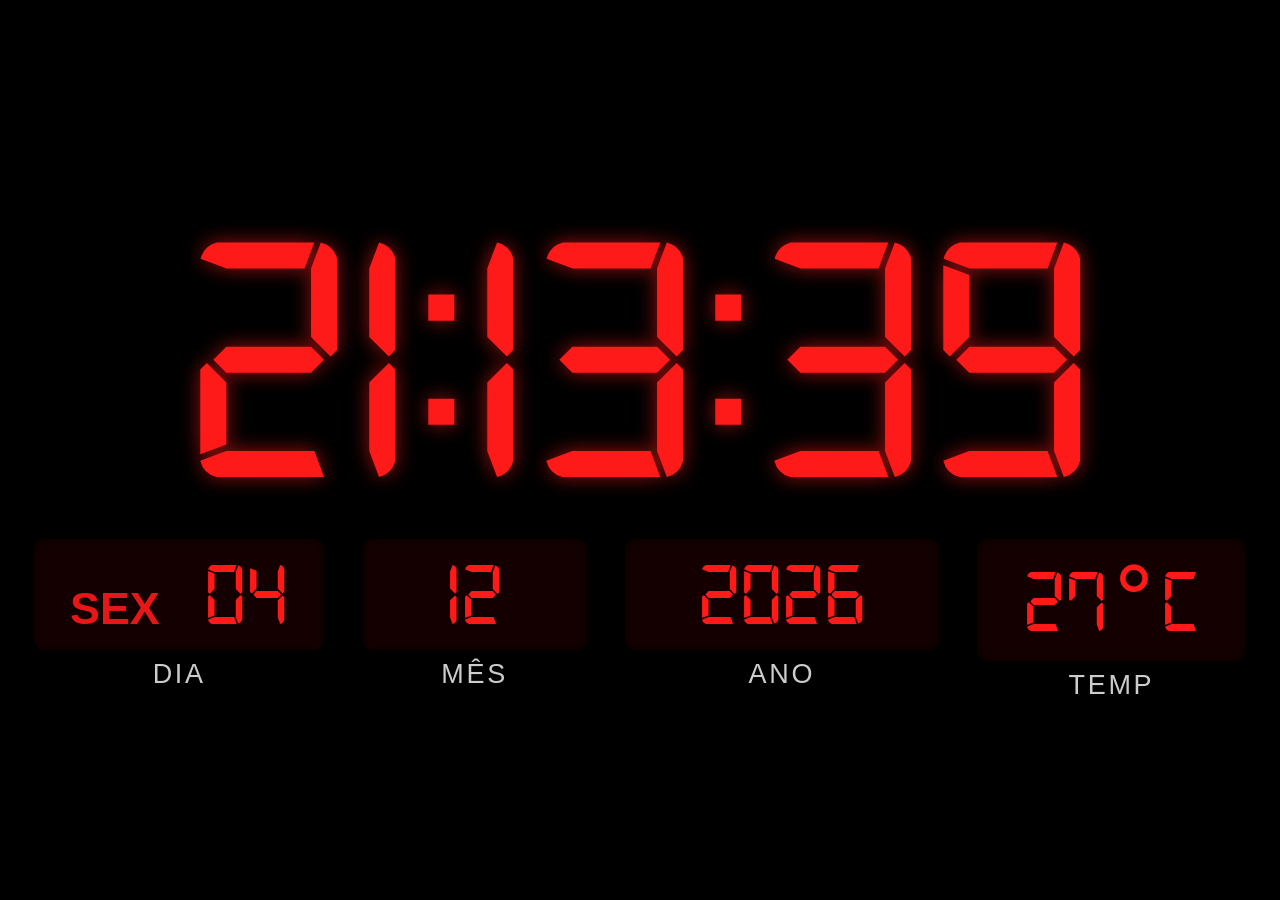
<file: index.html>
<!DOCTYPE html>
<html lang="pt-br">
<head>
    <meta charset="UTF-8">
    <meta name="viewport" content="width=device-width, initial-scale=1.0">
    <title>Relógio Digital</title>
    <link rel="stylesheet" href="style.css">
</head>
<body>

<div class="container">

    <!-- HORA DIGITAL -->
    <div id="hora">00:00:00</div>

    <!-- DIA / MÊS / ANO / TEMP -->
    <div class="bottom-row">

        <!-- SEMANA + DIA NO MESMO BLOCO -->
        <div class="date-group">
            <div class="date-box" id="semana-dia">
                <span class="semana-text" id="semana">SEG</span>
                <span class="dia-num" id="dia">00</span>
            </div>
            <div class="label">Dia</div>
        </div>

        <div class="date-group">
            <div class="date-box" id="mes">00</div>
            <div class="label">Mês</div>
        </div>

        <div class="date-group">
            <div class="date-box" id="ano">0000</div>
            <div class="label">Ano</div>
        </div>

        <div class="temp-group">
            <div class="date-box" id="temp">00°C</div>
            <div class="label">Temp</div>
        </div>

    </div>
</div>

<script src="script.js"></script>
</body>
</html>
</file>
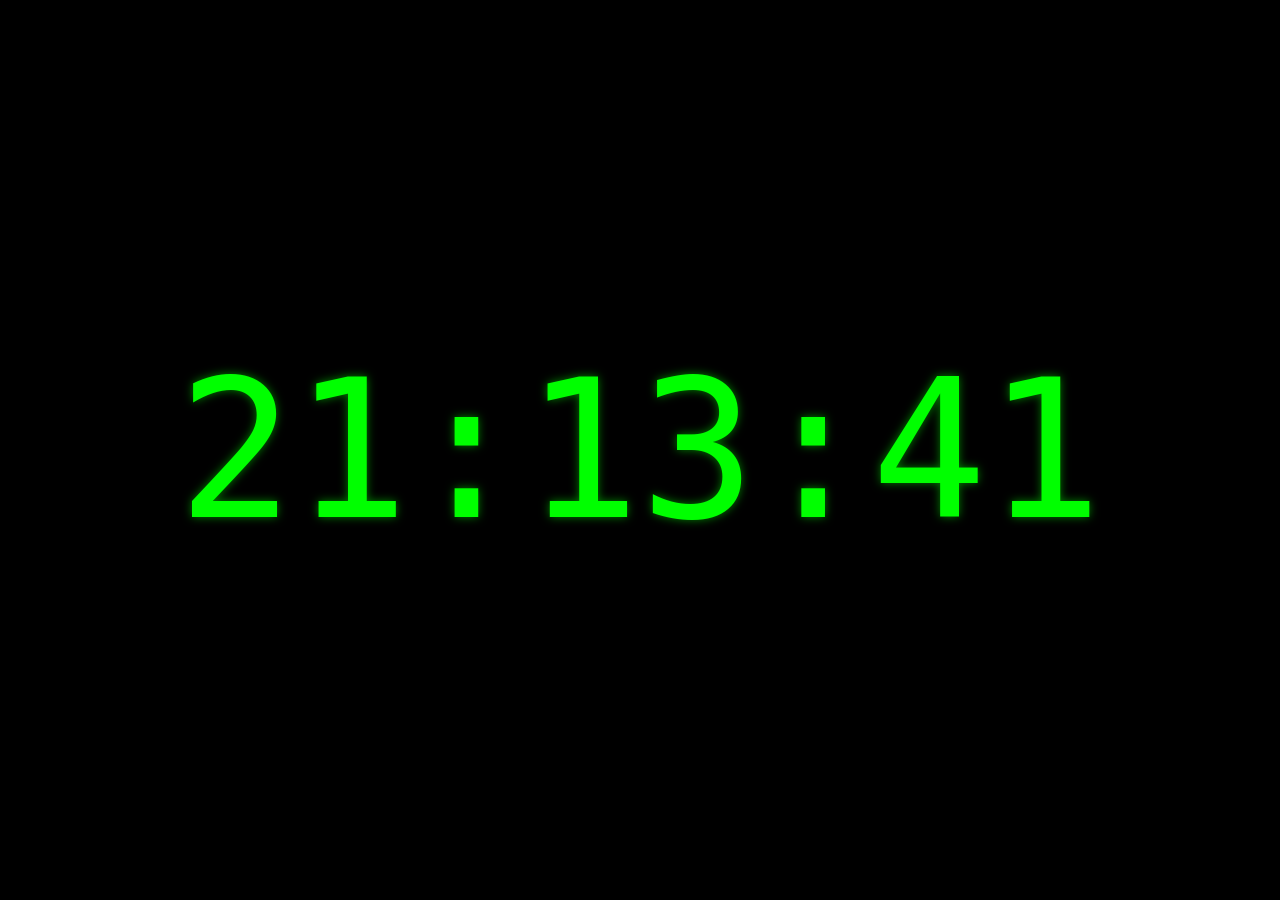
<file: ver-ant/relorio-v1.html>
<!DOCTYPE html>
<html lang="pt-br">
<head>
    <meta charset="UTF-8">
    <title>Relógio de Parede 2012</title>
    <style>
        /* CSS Clássico de 2012 para centralização */
        html, body {
            margin: 0;
            padding: 0;
            height: 100%; /* Garante que o corpo ocupe toda a tela */
            display: table; /* Truque antigo para centralizar verticalmente */
            width: 100%;
            background-color: #000; /* Fundo preto */
        }

        #relogio-container {
            display: table-cell;
            vertical-align: middle; /* Centraliza verticalmente */
            text-align: center; /* Centraliza horizontalmente */
        }

        #relogio {
            font-family: monospace; /* Fonte simples e compatível */
            font-size: 15vw; /* Tamanho da fonte proporcional à largura da tela */
            color: #00FF00; /* Cor verde "Matrix" */
            text-shadow: 0 0 10px rgba(0, 255, 0, 0.5); /* Sombra suave */
            padding: 20px;
        }

        /* Opcional: Para tablets sem tela cheia, garante que não haja scroll */
        body {
            overflow: hidden;
        }
    </style>
</head>
<body>

    <div id="relogio-container">
        <div id="relogio">00:00:00</div>
    </div>

    <script>
        // JavaScript de 2012 (apenas 'var', sem arrow functions ou 'const/let')
        
        function atualizarRelogio() {
            // Usa 'var' para declarar variáveis
            var data = new Date();
            var horas = data.getHours();
            var minutos = data.getMinutes();
            var segundos = data.getSeconds();

            // Função para adicionar zero inicial (se o número for menor que 10)
            function formatarTempo(tempo) {
                // Concatenação de string com '+' (sem template literals)
                return (tempo < 10) ? "0" + tempo : tempo;
            }

            // Formata a hora, minuto e segundo
            horas = formatarTempo(horas);
            minutos = formatarTempo(minutos);
            segundos = formatarTempo(segundos);

            // Monta o texto do relógio
            var tempoCompleto = horas + ":" + minutos + ":" + segundos;

            // Encontra o elemento e atualiza o conteúdo
            var elementoRelogio = document.getElementById("relogio");
            if (elementoRelogio) {
                elementoRelogio.innerHTML = tempoCompleto;
            }
        }

        // Chama a função imediatamente para evitar um 'vazio' inicial
        atualizarRelogio();

        // Configura o intervalo para atualizar o relógio a cada 1 segundo (1000 milissegundos)
        // Isso é o cerne do relógio
        var intervalo = setInterval(atualizarRelogio, 1000);
        
        // Em um projeto real, você precisaria de uma maneira de o usuário sair do modo tela cheia.
        // Como o foco é o tablet antigo, isso não é essencial agora.

    </script>

</body>
</html>
</file>
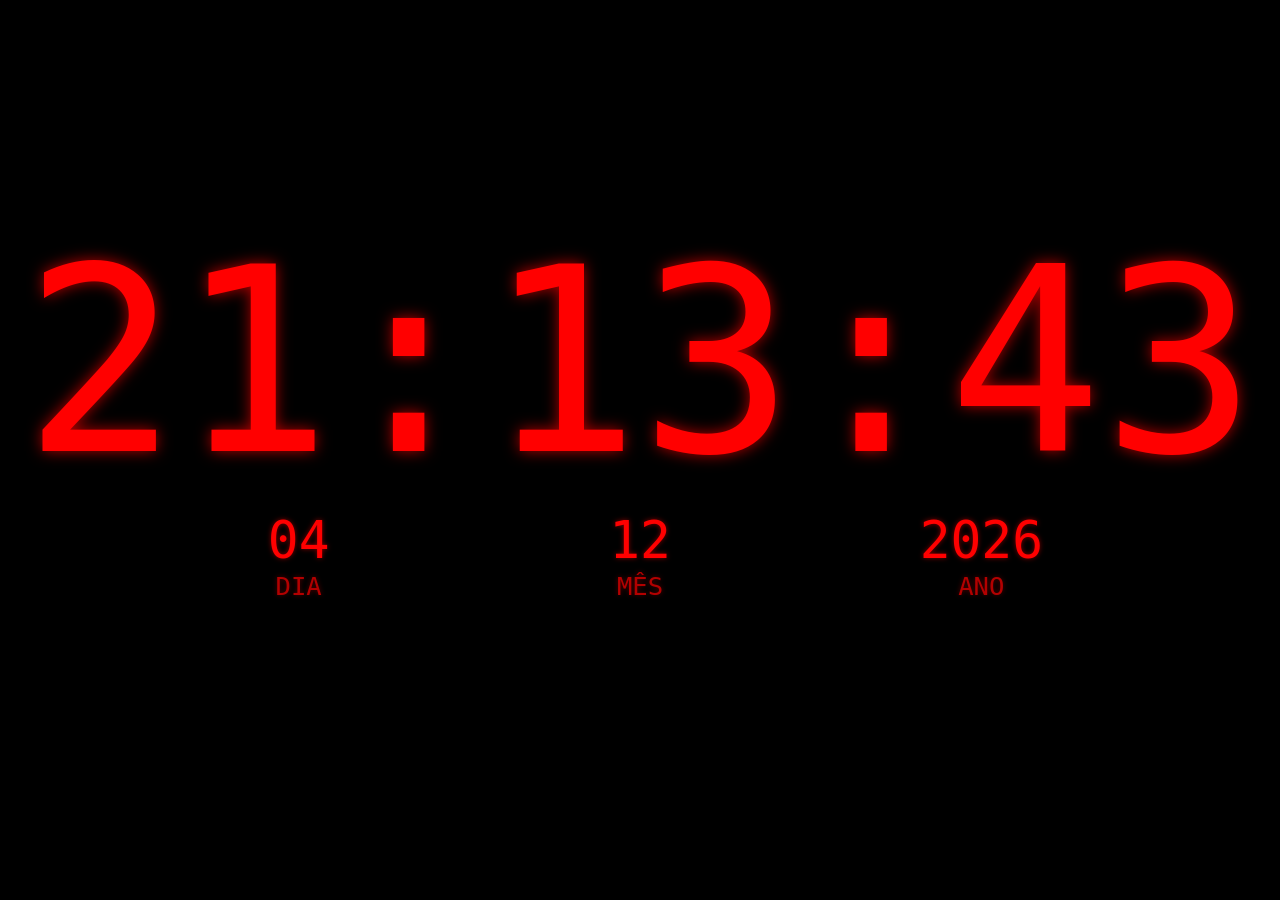
<file: ver-ant/relorio-v2.html>
<!DOCTYPE html>
<html lang="pt-br">
<head>
    <meta charset="UTF-8">
    <title>Relógio Digital V2 - Compatível</title>
    <style>
        /* CSS BÁSICO E COMPATÍVEL (2012) */
        html, body {
            margin: 0;
            padding: 0;
            height: 100%;
            width: 100%;
            background-color: #000;
            font-family: monospace; /* Fonte simples e compatível */
            color: #FF0000; /* Vermelho principal */
            display: table; /* Para centralização vertical */
            overflow: hidden;
        }

        #relogio-geral {
            display: table-cell;
            vertical-align: middle;
            text-align: center;
            padding-bottom: 5%; /* Espaço na parte inferior para a data */
        }

        /* ESTILO DO RELÓGIO PRINCIPAL (HORA) */
        #hora {
            font-size: 20vw; /* Bem grande, proporcional à tela */
            text-shadow: 0 0 15px rgba(255, 0, 0, 0.7); /* Efeito de brilho LED */
            line-height: 1; /* Garante que a linha não fique muito alta */
            margin-bottom: 20px;
        }
        
        /* ESTILO DOS CAMPOS DE DATA E RODAPÉ */
        #data-container {
            width: 80%; /* Ocupa 80% da largura */
            margin: 0 auto; /* Centraliza horizontalmente */
            display: table; /* Para alinhar os campos */
            table-layout: fixed; /* Divide o espaço uniformemente */
            font-size: 4vw;
            line-height: 1.2;
            text-shadow: 0 0 5px rgba(255, 0, 0, 0.5);
        }

        .campo {
            display: table-cell;
            text-align: center;
        }

        .titulo {
            font-size: 2vw; /* Título menor para 'DIA', 'MÊS', etc. */
            opacity: 0.7; /* Suaviza um pouco o texto */
        }
    </style>
</head>
<body>

    <div id="relogio-geral">
        <div id="hora">00:00:00</div>

        <div id="data-container">
            <div class="campo">
                <div id="diaMes">01</div>
                <div class="titulo">DIA</div>
            </div>
            <div class="campo">
                <div id="mesAno">01</div>
                <div class="titulo">MÊS</div>
            </div>
            <div class="campo">
                <div id="anoCompleto">2025</div>
                <div class="titulo">ANO</div>
            </div>
            </div>
    </div>

    <script>
        // JAVASCRIPT LEGADO (2012)
        var diasDaSemana = ["DOM", "SEG", "TER", "QUA", "QUI", "SEX", "SÁB"];
        var meses = ["JAN", "FEV", "MAR", "ABR", "MAI", "JUN", "JUL", "AGO", "SET", "OUT", "NOV", "DEZ"];

        function atualizarRelogio() {
            var data = new Date();
            
            // 1. Lógica da Hora
            var horas = data.getHours();
            var minutos = data.getMinutes();
            var segundos = data.getSeconds();

            function formatarTempo(tempo) {
                return (tempo < 10) ? "0" + tempo : tempo;
            }

            var tempoCompleto = formatarTempo(horas) + ":" + formatarTempo(minutos) + ":" + formatarTempo(segundos);
            document.getElementById("hora").innerHTML = tempoCompleto;

            // 2. Lógica da Data
            var dia = data.getDate();
            var mesIndex = data.getMonth();
            var ano = data.getFullYear();
            
            // Atualiza os elementos de data
            document.getElementById("diaMes").innerHTML = formatarTempo(dia);
            // Mostrar o mês por extenso (3 letras)
            document.getElementById("mesAno").innerHTML = formatarTempo(mesIndex + 1); // Como você tinha um número na imagem, vamos manter o número
            document.getElementById("anoCompleto").innerHTML = ano;
            
            // Opcional: Se quiser mostrar o dia da semana:
            // var diaSemanaIndex = data.getDay();
            // document.getElementById("diaSemana").innerHTML = diasDaSemana[diaSemanaIndex];
        }

        // Inicia e repete a cada segundo
        atualizarRelogio();
        var intervalo = setInterval(atualizarRelogio, 1000);
        
        // FASE 3: A busca da TEMPERATURA será o próximo passo.
    </script>

</body>
</html>
</file>
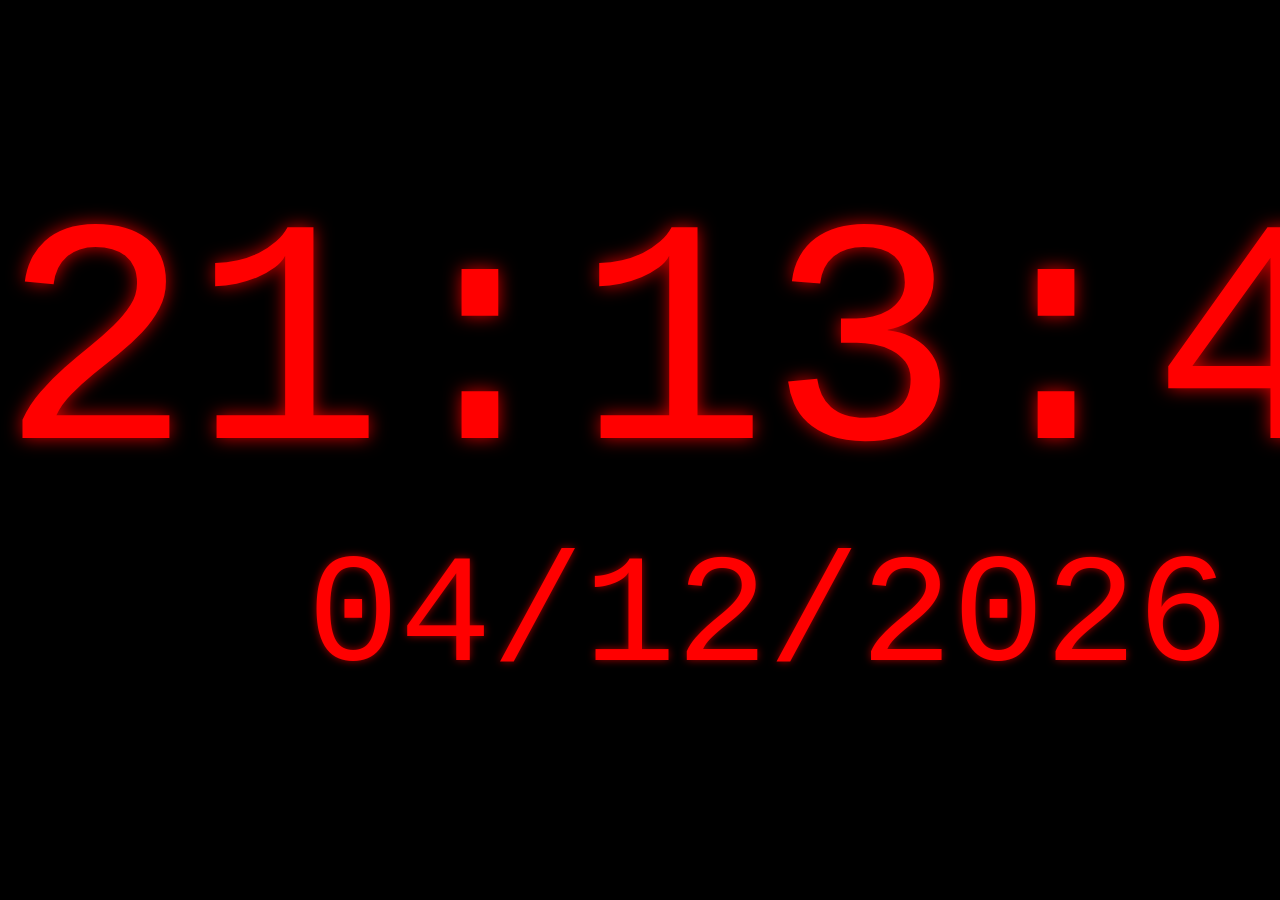
<file: ver-ant/relorio-v3.html>
<!DOCTYPE html>
<html lang="pt-br">
<head>
    <meta charset="UTF-8">
    <title>Relógio Digital V3 - Otimizado</title>
    <style>
        /* CSS BÁSICO E COMPATÍVEL (2012) */
        html, body {
            margin: 0;
            padding: 0;
            height: 100%;
            width: 100%;
            background-color: #000;
            /* Usando fonte genérica monospace (a mais parecida com digital-7 que é universal) */
            font-family: monospace; 
            color: #FF0000; /* Vermelho principal */
            display: table; /* Para centralização vertical */
            overflow: hidden;
        }

        /* 1. Otimização para ocupar o MÁXIMO da tela (área amarela) */
        #relogio-geral {
            display: table-cell;
            vertical-align: middle;
            text-align: center;
            /* Removemos o padding-bottom de 5% para maximizar a área */
            padding: 0; 
            box-sizing: border-box; /* Garante que o padding não cause overflow */
        }

        /* 2. ESTILO DO RELÓGIO PRINCIPAL (HORA) */
        #hora {
            /* Aumentamos o tamanho, usando 25vw para ser a fonte dominante */
            font-size: 25vw; 
            text-shadow: 0 0 18px rgba(255, 0, 0, 0.8); /* Brilho LED ligeiramente mais forte */
            line-height: 1; 
            margin-bottom: 30px; /* Espaço entre a Hora e a Data */
            padding-top: 10px; /* Um pequeno ajuste para centralizar melhor no topo */
        }
        
        /* 3. ESTILO DA DATA COMPACTA */
        #data-compacta {
            /* Tamanho menor que a hora (cerca de metade) */
            font-size: 12vw; 
            line-height: 1;
            text-shadow: 0 0 8px rgba(255, 0, 0, 0.6);
            /* Padding inferior para afastar da barra de operações do tablet */
            padding-bottom: 20px; 
        }
    </style>
</head>
<body>

    <div id="relogio-geral">
        <div id="hora">15:55:55</div>
        <div id="data-compacta">13/12/2025</div>
    </div>

    <script>
        // JAVASCRIPT LEGADO (2012)
        
        function formatarTempo(tempo) {
            return (tempo < 10) ? "0" + tempo : tempo;
        }

        function atualizarRelogio() {
            var data = new Date();
            
            // Lógica da Hora
            var horas = data.getHours();
            var minutos = data.getMinutes();
            var segundos = data.getSeconds();

            var tempoCompleto = formatarTempo(horas) + ":" + formatarTempo(minutos) + ":" + formatarTempo(segundos);
            document.getElementById("hora").innerHTML = tempoCompleto;

            // Lógica da Data (DD/MM/AAAA)
            var dia = data.getDate();
            var mesIndex = data.getMonth();
            var ano = data.getFullYear();
            
            // O mês é base 0, então somamos 1
            var dataFormatada = formatarTempo(dia) + "/" + formatarTempo(mesIndex + 1) + "/" + ano;
            document.getElementById("data-compacta").innerHTML = dataFormatada;
        }

        // Inicia e repete a cada segundo
        atualizarRelogio();
        var intervalo = setInterval(atualizarRelogio, 1000);
        
        // A fase de temperatura foi removida para esta versão otimizada.
    </script>

</body>
</html>
</file>
<file: style.css>
/* Fonte digital para os números */
@font-face {
    font-family: "Digital7";
    src: url("fonts/digital-7.ttf") format("truetype");
    font-weight: normal;
    font-style: normal;
}

:root{
    --bg: #000;
    --led: #ff1a1a; 
    --box-bg: rgba(255, 0, 0, 0.08); 
    --label-color: #ffffff; 
}

/* Reset básico */
* { box-sizing: border-box; margin: 0; padding: 0; }

html, body {
    height: 100%;
    width: 100%;
    background: var(--bg);
    font-family: Arial, Helvetica, sans-serif;
    overflow: hidden; /* Evita barras de rolagem */
}

.container {
    display: flex;
    flex-direction: column;
    align-items: center;
    justify-content: center;
    height: 100%;
    width: 100%;
    padding: 2vh 2vw; /* Margem dinâmica */
}

/* ================== HORA GIGANTE ================== */
/* A mágica acontece aqui: usamos 'min' para pegar o maior tamanho 
   possível que caiba tanto na largura (vw) quanto na altura (vh) */
#hora {
    font-family: "Digital7", monospace;
    color: var(--led);
    
    /* Tenta usar 35% da largura. Se ficar muito alto, trava em 55% da altura da tela */
    font-size: min(28vw, 55vh); 
    
    line-height: 0.9;
    text-align: center;
    margin-bottom: 2vh; /* Espaço dinâmico abaixo da hora */
    text-shadow: 0 0 20px rgba(255, 26, 26, 0.6); /* Efeito neon leve */
}

/* ================== LINHA INFERIOR ================== */
.bottom-row {
    display: flex;
    width: 100%;
    justify-content: center; /* Centraliza o grupo */
    gap: 3vw; /* Espaço entre os blocos baseados na largura da tela */
}

/* Cada grupo (Data/Temp) */
.date-group, .temp-group {
    display: flex;
    flex-direction: column;
    align-items: center;
}

/* ============= DIA DA SEMANA (Dentro da caixa) ============= */
#semana-dia {
    display: flex;
    align-items: baseline;
    justify-content: center;
    gap: 0.5em;
}

.semana-text {
    font-size: 0.5em; /* Metade do tamanho do número */
    font-family: Arial, sans-serif;
    font-weight: bold;
    color: var(--led);
    opacity: 0.9;
}

/* ================== CAIXAS DOS NÚMEROS ================== */
.date-box {
    font-family: "Digital7", monospace;
    color: var(--led);
    background: var(--box-bg);
    
    /* Tamanho dinâmico para a linha de baixo */
    /* Tenta 7% da largura, mas trava em 12% da altura se a tela for muito larga */
    font-size: min(7vw, 12vh);
    
    padding: 0.1em 0.4em;
    border-radius: 10px;
    text-align: center;
    box-shadow: inset 0 0 10px rgba(0,0,0,0.5); /* Profundidade */
    
    /* Garante que todos tenham uma altura consistente */
    display: flex;
    align-items: center;
    justify-content: center;
    min-width: 2.5em; 
}

/* O box do Ano precisa ser um pouco mais largo */
.date-group:nth-child(3) .date-box {
    min-width: 3.5em;
}

/* Temperatura */
.temp-group .date-box {
    min-width: 3em;
}

/* ================== LEGENDAS (Dia, Mês, Ano) ================== */
.label {
    margin-top: 1vh;
    color: var(--label-color);
    font-family: Arial, Helvetica, sans-serif;
    
    /* Tamanho do texto da legenda também dinâmico */
    font-size: min(2.5vw, 3vh);
    
    text-transform: uppercase;
    letter-spacing: 0.1em;
    opacity: 0.8;
}

/* ================== AJUSTE FINO PARA CELULARES (VERTICAL) ================== */
@media (orientation: portrait) {
    /* No celular em pé, aumentamos a largura relativa pois temos pouca largura */
    #hora {
        font-size: 23vw; 
    }
    
    .bottom-row {
        gap: 2vw;
    }

    .date-box {
        font-size: 6vw; /* Reduz um pouco para caber 4 caixas lado a lado */
        padding: 0.1em 0.2em;
    }

    .label {
        font-size: 2.5vw;
    }
    
    .semana-text {
        display: none; /* Esconde a semana (SEG/TER) se ficar muito apertado no celular */
    }
}
</file>
